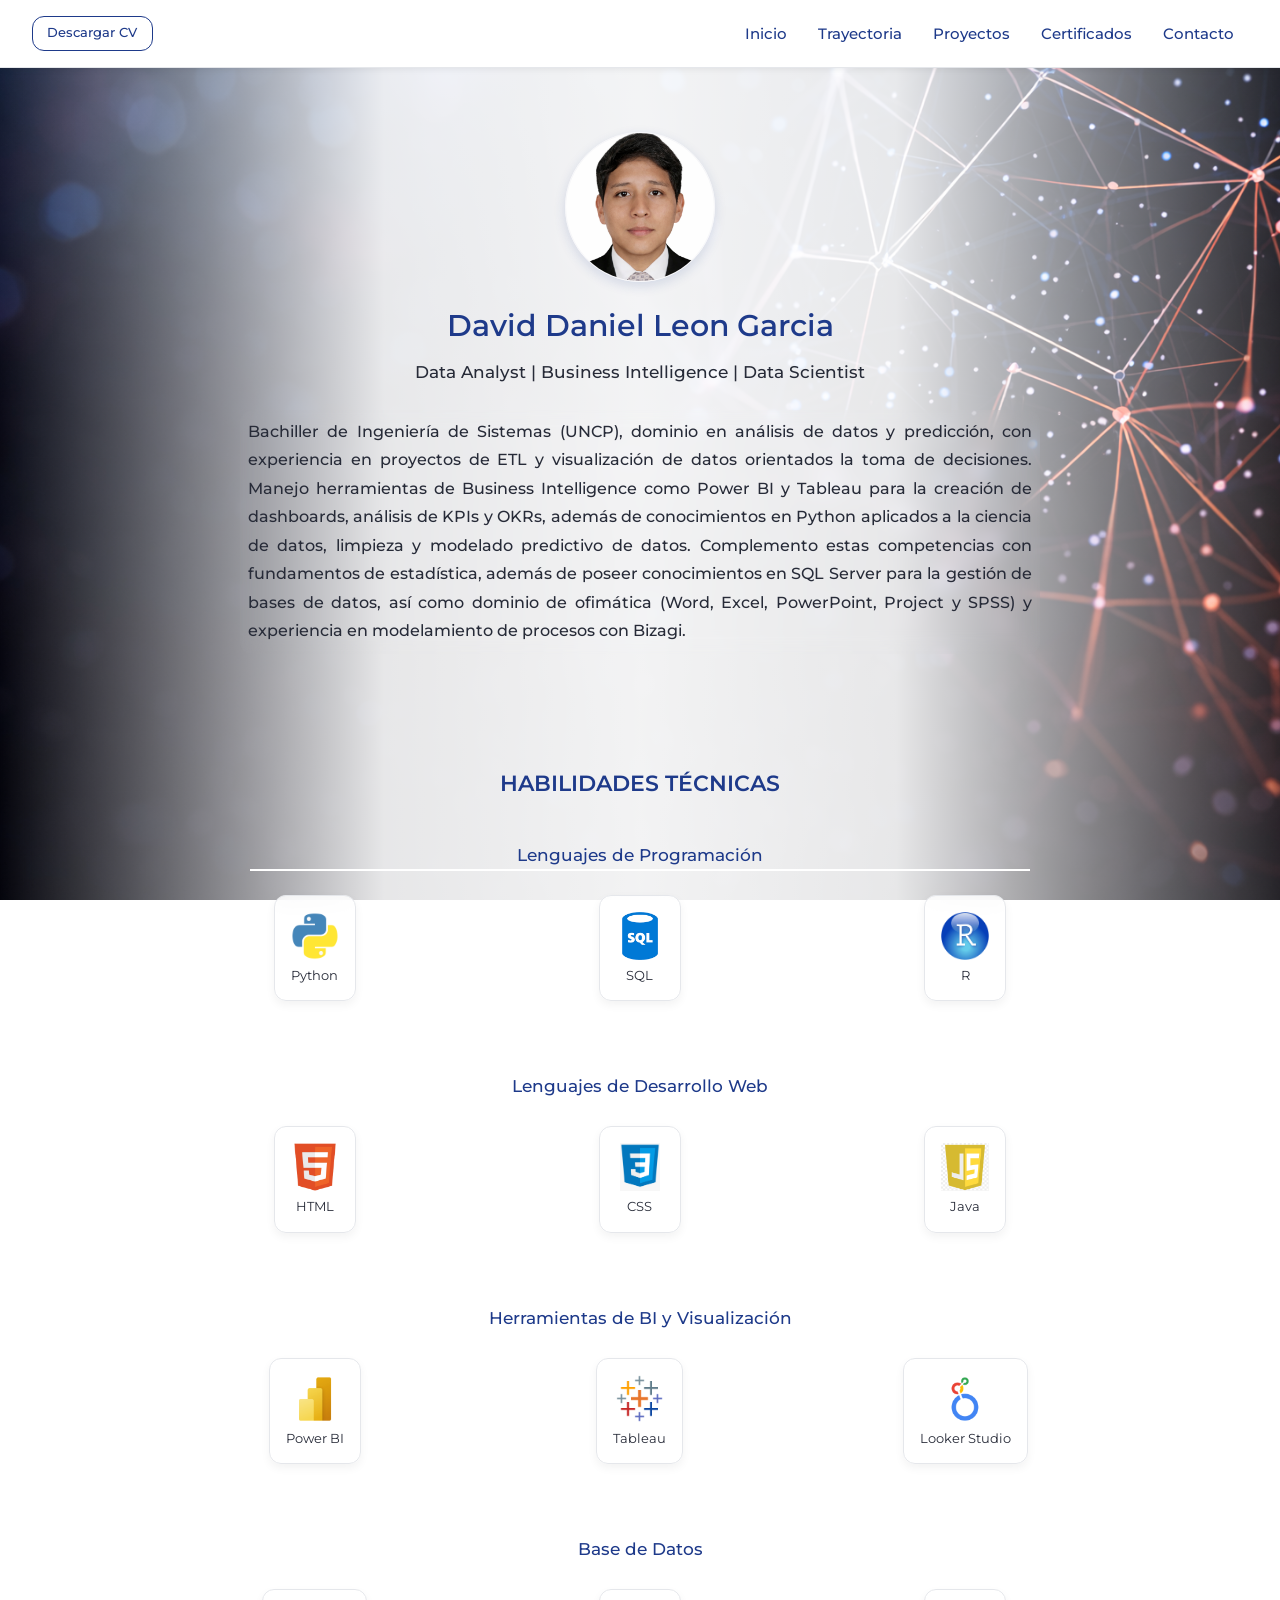
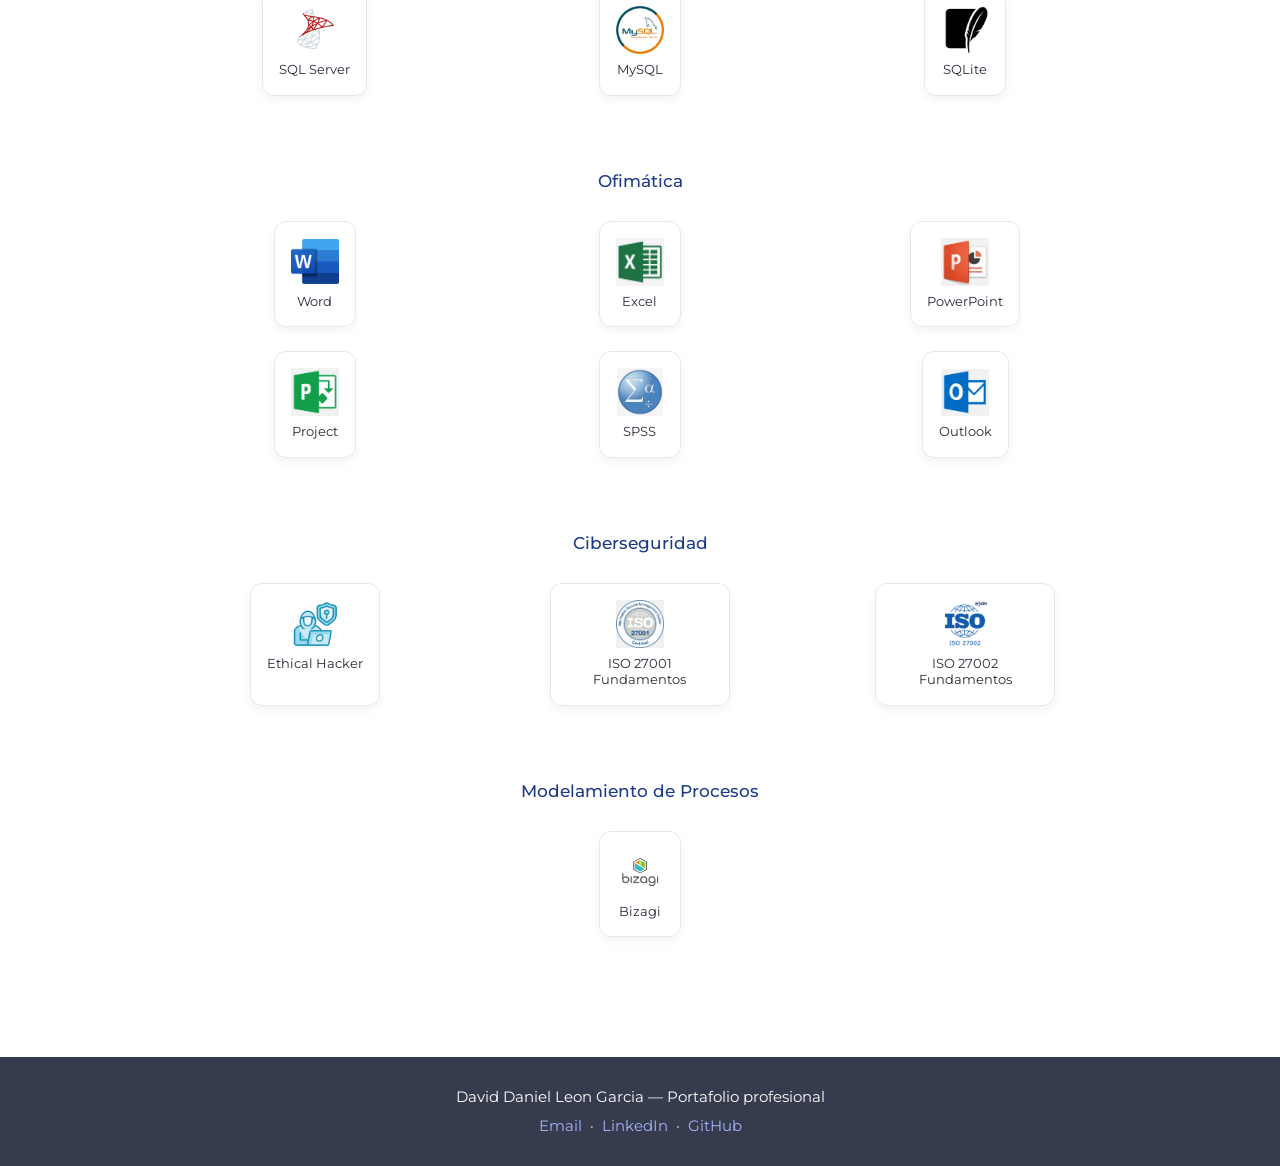
<file: index.html>
<!DOCTYPE html> 
<html lang="es">
<head>
  <meta charset="UTF-8">
  <meta name="viewport" content="width=device-width, initial-scale=1.0">
  <title>Portafolio de David | Data Analyst</title>
  <link rel="icon" type="image/png" href="assets/img/Logo.png">
  <link rel="stylesheet" href="assets/css/reset.css">
  <link rel="stylesheet" href="assets/css/style.css">
</head>
<body>
  <div id="header"></div>



  <main>
    <section class="intro">
      <img src="assets/img/perfil.png" alt="David Daniel Leon Garcia - Foto de perfil" class="perfil">
      <h1>David Daniel Leon Garcia</h1>
      <p class="subtitle">Data Analyst | Business Intelligence | Data Scientist</p>
      <p class="descripcion">Bachiller de Ingeniería de Sistemas (UNCP), dominio en análisis de datos
        y predicción, con experiencia en proyectos de ETL y visualización de datos orientados la toma
        de decisiones. Manejo herramientas de Business Intelligence como Power BI y Tableau para la
        creación de dashboards, análisis de KPIs y OKRs, además de conocimientos en Python aplicados
        a la ciencia de datos, limpieza y modelado predictivo de datos. Complemento estas competencias
        con fundamentos de estadística, además de poseer conocimientos en SQL Server para la gestión de
        bases de datos, así como dominio de ofimática (Word, Excel, PowerPoint, Project y SPSS) y 
        experiencia en modelamiento de procesos con Bizagi.</p>
    </section>

    

    <section class="habilidades">
      <h2>HABILIDADES TÉCNICAS</h2>

      <div class="habilidad-grupo">
        <h3>Lenguajes de Programación</h3>
        <div class="logos-grid">
          <div class="logo-item">
            <img src="assets/img/herramientas/python.png" alt="Python">
            <span>Python</span>
          </div>
          <div class="logo-item">
            <img src="assets/img/herramientas/sql.png" alt="SQL">
            <span>SQL</span>
          </div>
          <div class="logo-item">
            <img src="assets/img/herramientas/r.png" alt="R">
            <span>R</span>
          </div>
        </div>
      </div>

      <div class="habilidad-grupo">
        <h3>Lenguajes de Desarrollo Web</h3>
        <div class="logos-grid">
          <div class="logo-item">
            <img src="assets/img/herramientas/html.png" alt="HTML">
            <span>HTML</span>
          </div>
          <div class="logo-item">
            <img src="assets/img/herramientas/css.png" alt="CSS">
            <span>CSS</span>
          </div>
          <div class="logo-item">
            <img src="assets/img/herramientas/java.png" alt="Java">
            <span>Java</span>
          </div>
        </div>
      </div>

      <div class="habilidad-grupo">
        <h3>Herramientas de BI y Visualización</h3>
        <div class="logos-grid">
          <div class="logo-item">
            <img src="assets/img/herramientas/powerbi.png" alt="Power BI">
            <span>Power BI</span>
          </div>
          <div class="logo-item">
            <img src="assets/img/herramientas/tableau.png" alt="Tableau">
            <span>Tableau</span>
          </div>
          <div class="logo-item">
            <img src="assets/img/herramientas/looker-studio.png" alt="Looker Studio">
            <span>Looker Studio</span>
          </div>
        </div>
      </div>

      <div class="habilidad-grupo">
        <h3>Base de Datos</h3>
        <div class="logos-grid">
          <div class="logo-item">
            <img src="assets/img/herramientas/sqlserver.png" alt="SQL Server">
            <span>SQL Server</span>
          </div>
          <div class="logo-item">
            <img src="assets/img/herramientas/mysql.png" alt="MySQL">
            <span>MySQL</span>
          </div>
          <div class="logo-item">
            <img src="assets/img/herramientas/sqlite.png" alt="SQLite">
            <span>SQLite</span>
          </div>
        </div>
      </div>

      <div class="habilidad-grupo">
        <h3>Ofimática</h3>
        <div class="logos-grid ofimatica-grid">
          <div class="logo-item">
            <img src="assets/img/herramientas/word.png" alt="Word">
            <span>Word</span>
          </div>
          <div class="logo-item">
            <img src="assets/img/herramientas/excel.png" alt="Excel">
            <span>Excel</span>
          </div>
          <div class="logo-item">
            <img src="assets/img/herramientas/powerpoint.png" alt="PowerPoint">
            <span>PowerPoint</span>
          </div>
          <div class="logo-item">
            <img src="assets/img/herramientas/project.png" alt="Project">
            <span>Project</span>
          </div>
          <div class="logo-item">
            <img src="assets/img/herramientas/spss.png" alt="SPSS">
            <span>SPSS</span>
          </div>
          <div class="logo-item">
            <img src="assets/img/herramientas/outlook.png" alt="Outlook">
            <span>Outlook </span>
          </div>
        </div>
      </div>

      <div class="habilidad-grupo">
        <h3>Ciberseguridad</h3>
        <div class="logos-grid">
          <div class="logo-item">
            <img src="assets/img/herramientas/ethical-hacker.png" alt="Ethical Hacker">
            <span>Ethical Hacker</span>
          </div>
          <div class="logo-item">
            <img src="assets/img/herramientas/iso27001.png" alt="ISO 27001">
            <span>ISO 27001 Fundamentos</span>
          </div>
          <div class="logo-item">
            <img src="assets/img/herramientas/iso27002.png" alt="ISO 27002">
            <span>ISO 27002 Fundamentos</span>
          </div>
        </div>
      </div>

      <div class="habilidad-grupo">
        <h3>Modelamiento de Procesos</h3>
        <div class="logos-grid">
          <div class="logo-item">
            <img src="assets/img/herramientas/bizagi.png" alt="Bizagi">
            <span>Bizagi</span>
          </div>
        </div>
      </div>
    </section>
  </main>

  <div id="footer"></div>

  <script src="assets/js/main.js"></script>
</body>
</html>
</file>
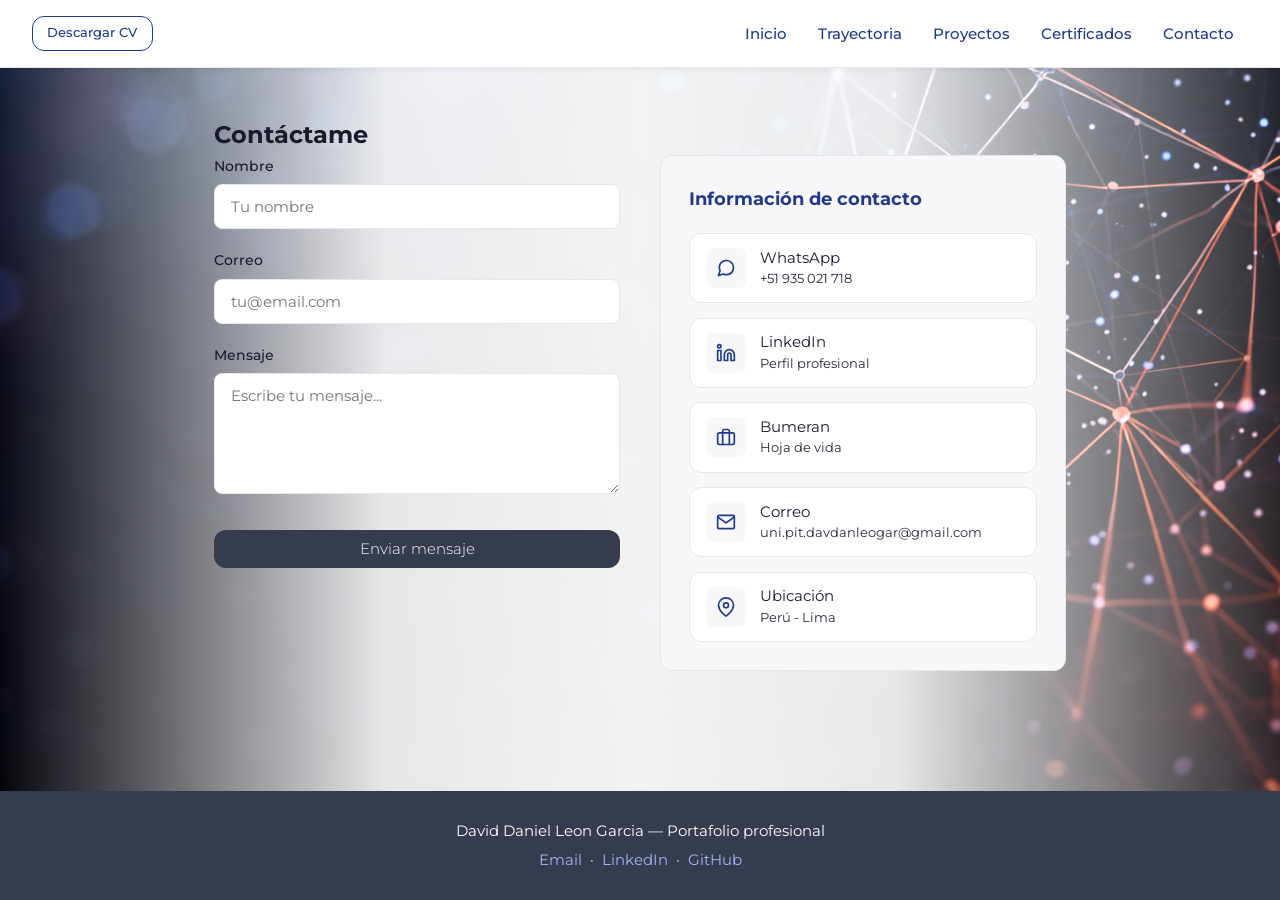
<file: pages/contacto.html>
<!DOCTYPE html>
<html lang="es">
<head>
  <meta charset="UTF-8">
  <meta name="viewport" content="width=device-width, initial-scale=1.0">
  <title>Contacto | David Daniel Leon Garcia</title>
  <link rel="icon" type="image/png" href="../assets/img/Logo.png">
  <link rel="stylesheet" href="../assets/css/reset.css">
  <link rel="stylesheet" href="../assets/css/style.css">
  <link rel="stylesheet" href="../assets/css/contacto.css">
</head>
<body>
  <div id="header"></div>

  <main>
    <section class="contacto">
      <h2>Contáctame</h2>

      <div class="contacto-grid">
        <form id="contact-form" action="https://formsubmit.co/uni.pit.davdanleogar@gmail.com" method="POST">
          <input type="hidden" name="_subject" value="Nuevo mensaje desde tu portafolio">
          <input type="hidden" name="_captcha" value="0">
          <input type="hidden" name="_next" value="">

          <div class="form-group">
            <label for="nombre">Nombre</label>
            <input type="text" id="nombre" name="name" placeholder="Tu nombre" required>
          </div>

          <div class="form-group">
            <label for="correo">Correo</label>
            <input type="email" id="correo" name="email" placeholder="tu@email.com" required>
          </div>

          <div class="form-group">
            <label for="mensaje">Mensaje</label>
            <textarea id="mensaje" name="message" rows="5" placeholder="Escribe tu mensaje..." required></textarea>
          </div>

          <button type="submit" class="btn">Enviar mensaje</button>
        </form>

        <div class="info">
          <h3>Información de contacto</h3>
          <div class="contact-list">
            <a class="contact-item" href="https://wa.me/51935021718" target="_blank" rel="noopener">
              <span class="contact-item__icon" aria-hidden="true">
                <svg viewBox="0 0 24 24" fill="none" stroke="currentColor" stroke-width="2" stroke-linecap="round" stroke-linejoin="round"><path d="M21 11.5a8.38 8.38 0 0 1-.9 3.8 8.5 8.5 0 0 1-7.6 4.7 8.38 8.38 0 0 1-3.8-.9L3 21l1.9-5.7a8.38 8.38 0 0 1-.9-3.8 8.5 8.5 0 0 1 4.7-7.6 8.38 8.38 0 0 1 3.8-.9h.5a8.48 8.48 0 0 1 8 8v.5z"/></svg>
              </span>
              <span class="contact-item__text">WhatsApp<br><small>+51 935 021 718</small></span>
            </a>

            <a class="contact-item" href="https://www.linkedin.com/" target="_blank" rel="noopener">
              <span class="contact-item__icon" aria-hidden="true">
                <svg viewBox="0 0 24 24" fill="none" stroke="currentColor" stroke-width="2" stroke-linecap="round" stroke-linejoin="round"><path d="M16 8a6 6 0 0 1 6 6v7h-4v-7a2 2 0 0 0-2-2 2 2 0 0 0-2 2v7h-4v-7a6 6 0 0 1 6-6z"/><rect x="2" y="9" width="4" height="12"/><circle cx="4" cy="4" r="2"/></svg>
              </span>
              <span class="contact-item__text">LinkedIn<br><small>Perfil profesional</small></span>
            </a>

            <a class="contact-item" href="https://www.bumeran.com.pe/" target="_blank" rel="noopener">
              <span class="contact-item__icon" aria-hidden="true">
                <svg viewBox="0 0 24 24" fill="none" stroke="currentColor" stroke-width="2" stroke-linecap="round" stroke-linejoin="round"><rect x="2" y="7" width="20" height="14" rx="2" ry="2"/><path d="M16 21V5a2 2 0 0 0-2-2h-4a2 2 0 0 0-2 2v16"/></svg>
              </span>
              <span class="contact-item__text">Bumeran<br><small>Hoja de vida</small></span>
            </a>

            <a class="contact-item" href="mailto:uni.pit.davdanleogar@gmail.com">
              <span class="contact-item__icon" aria-hidden="true">
                <svg viewBox="0 0 24 24" fill="none" stroke="currentColor" stroke-width="2" stroke-linecap="round" stroke-linejoin="round"><path d="M4 4h16c1.1 0 2 .9 2 2v12c0 1.1-.9 2-2 2H4c-1.1 0-2-.9-2-2V6c0-1.1.9-2 2-2z"/><polyline points="22,6 12,13 2,6"/></svg>
              </span>
              <span class="contact-item__text">Correo<br><small>uni.pit.davdanleogar@gmail.com</small></span>
            </a>

            <div class="contact-item contact-item--static">
              <span class="contact-item__icon" aria-hidden="true">
                <svg viewBox="0 0 24 24" fill="none" stroke="currentColor" stroke-width="2" stroke-linecap="round" stroke-linejoin="round"><path d="M21 10c0 7-9 13-9 13s-9-6-9-13a9 9 0 0 1 18 0z"/><circle cx="12" cy="10" r="3"/></svg>
              </span>
              <span class="contact-item__text">Ubicación<br><small>Perú - Lima</small></span>
            </div>
          </div>
        </div>
      </div>
    </section>
  </main>

  <div id="footer"></div>

  <script src="../assets/js/main.js"></script>
  <script src="../assets/js/form.js"></script>
</body>
</html>
</file>
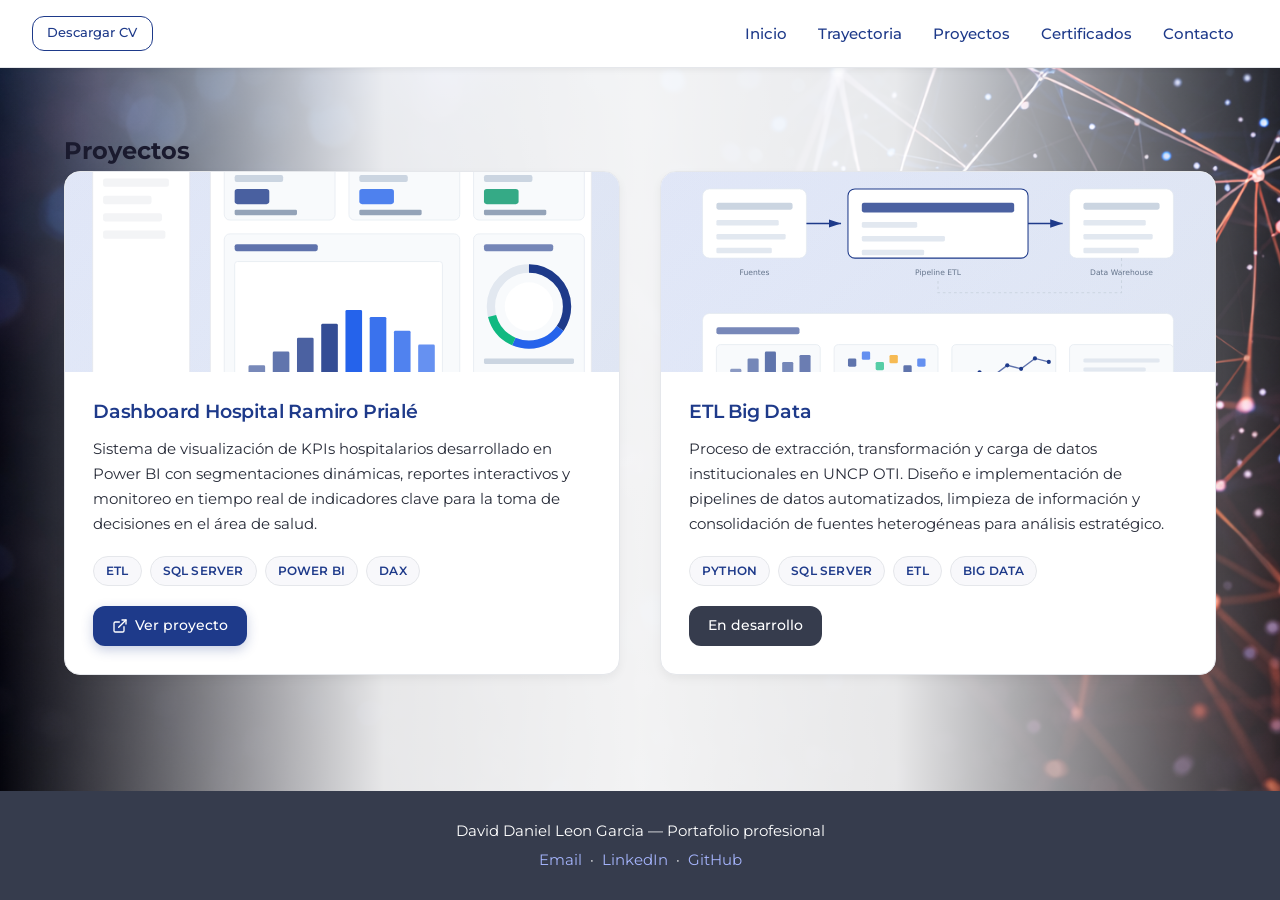
<file: pages/proyectos.html>
<!DOCTYPE html>
<html lang="es">
<head>
  <meta charset="UTF-8">
  <meta name="viewport" content="width=device-width, initial-scale=1.0">
  <title>Proyectos | David Daniel Leon Garcia</title>  
  <link rel="icon" type="image/png" href="../assets/img/Logo.png">
  <link rel="stylesheet" href="../assets/css/reset.css">
  <link rel="stylesheet" href="../assets/css/style.css">
  <link rel="stylesheet" href="../assets/css/proyectos.css">
</head>
<body>
  <div id="header"></div>

  <main>
    <section class="proyectos">
      <h2>Proyectos</h2>
      <div class="proyectos-container">
        <article class="card">
          <div class="card__thumb">
            <img src="../assets/img/proyectos/dashboard1.svg" alt="Dashboard Hospital Ramiro Prialé" loading="lazy" onerror="this.style.display='none';this.parentElement.querySelector('.card__placeholder').style.display='flex';">
            <div class="card__placeholder" style="display:none;">
              <svg viewBox="0 0 24 24" fill="none" stroke="currentColor" stroke-width="1.5" stroke-linecap="round" stroke-linejoin="round" aria-hidden="true"><rect x="3" y="3" width="7" height="7" rx="1"/><rect x="14" y="3" width="7" height="7" rx="1"/><rect x="3" y="14" width="7" height="7" rx="1"/><path d="M14 14h3v3h-3z"/><path d="M20 14v3"/><path d="M17 17h3"/></svg>
              <span>Vista previa del proyecto</span>
            </div>
          </div>
          <div class="card__body">
            <h3 class="card__title">Dashboard Hospital Ramiro Prialé</h3>
            <p class="card__description">Sistema de visualización de KPIs hospitalarios desarrollado en Power BI con segmentaciones dinámicas, reportes interactivos y monitoreo en tiempo real de indicadores clave para la toma de decisiones en el área de salud.</p>
            <div class="card__meta">
              <span class="badge">ETL</span>
              <span class="badge">SQL Server</span>
              <span class="badge">Power BI</span>
              <span class="badge">DAX</span>
            </div>
            <div class="card-actions">
              <a class="btn-project btn-primary" href="https://sites.google.com/view/informacion1-hnrp-dashboard/p%C3%A1gina-principal" target="_blank" rel="noopener noreferrer">
                <svg viewBox="0 0 24 24" fill="none" stroke="currentColor" stroke-width="2" stroke-linecap="round" stroke-linejoin="round" aria-hidden="true"><path d="M18 13v6a2 2 0 0 1-2 2H5a2 2 0 0 1-2-2V8a2 2 0 0 1 2-2h6"/><polyline points="15 3 21 3 21 9"/><line x1="10" y1="14" x2="21" y2="3"/></svg>
                Ver proyecto
              </a>
            </div>
          </div>
        </article>

        <article class="card">
          <div class="card__thumb">
            <img src="../assets/img/proyectos/etl.svg" alt="ETL Big Data" loading="lazy" onerror="this.style.display='none';this.parentElement.querySelector('.card__placeholder').style.display='flex';">
            <div class="card__placeholder" style="display:none;">
              <svg viewBox="0 0 24 24" fill="none" stroke="currentColor" stroke-width="1.5" stroke-linecap="round" stroke-linejoin="round" aria-hidden="true"><polyline points="16 18 22 12 16 6"/><polyline points="8 6 2 12 8 18"/></svg>
              <span>Vista previa del proyecto</span>
            </div>
          </div>
          <div class="card__body">
            <h3 class="card__title">ETL Big Data</h3>
            <p class="card__description">Proceso de extracción, transformación y carga de datos institucionales en UNCP OTI. Diseño e implementación de pipelines de datos automatizados, limpieza de información y consolidación de fuentes heterogéneas para análisis estratégico.</p>
            <div class="card__meta">
              <span class="badge">Python</span>
              <span class="badge">SQL Server</span>
              <span class="badge">ETL</span>
              <span class="badge">Big Data</span>
            </div>
            <div class="card-actions">
              <span class="btn-project btn-primary" style="background: var(--color-secondary); cursor: default; box-shadow: none;">
                En desarrollo
              </span>
            </div>
          </div>
        </article>
      </div>
    </section>
  </main>

  <div id="footer"></div>

  <script src="../assets/js/main.js"></script>
</body>
</html>
</file>
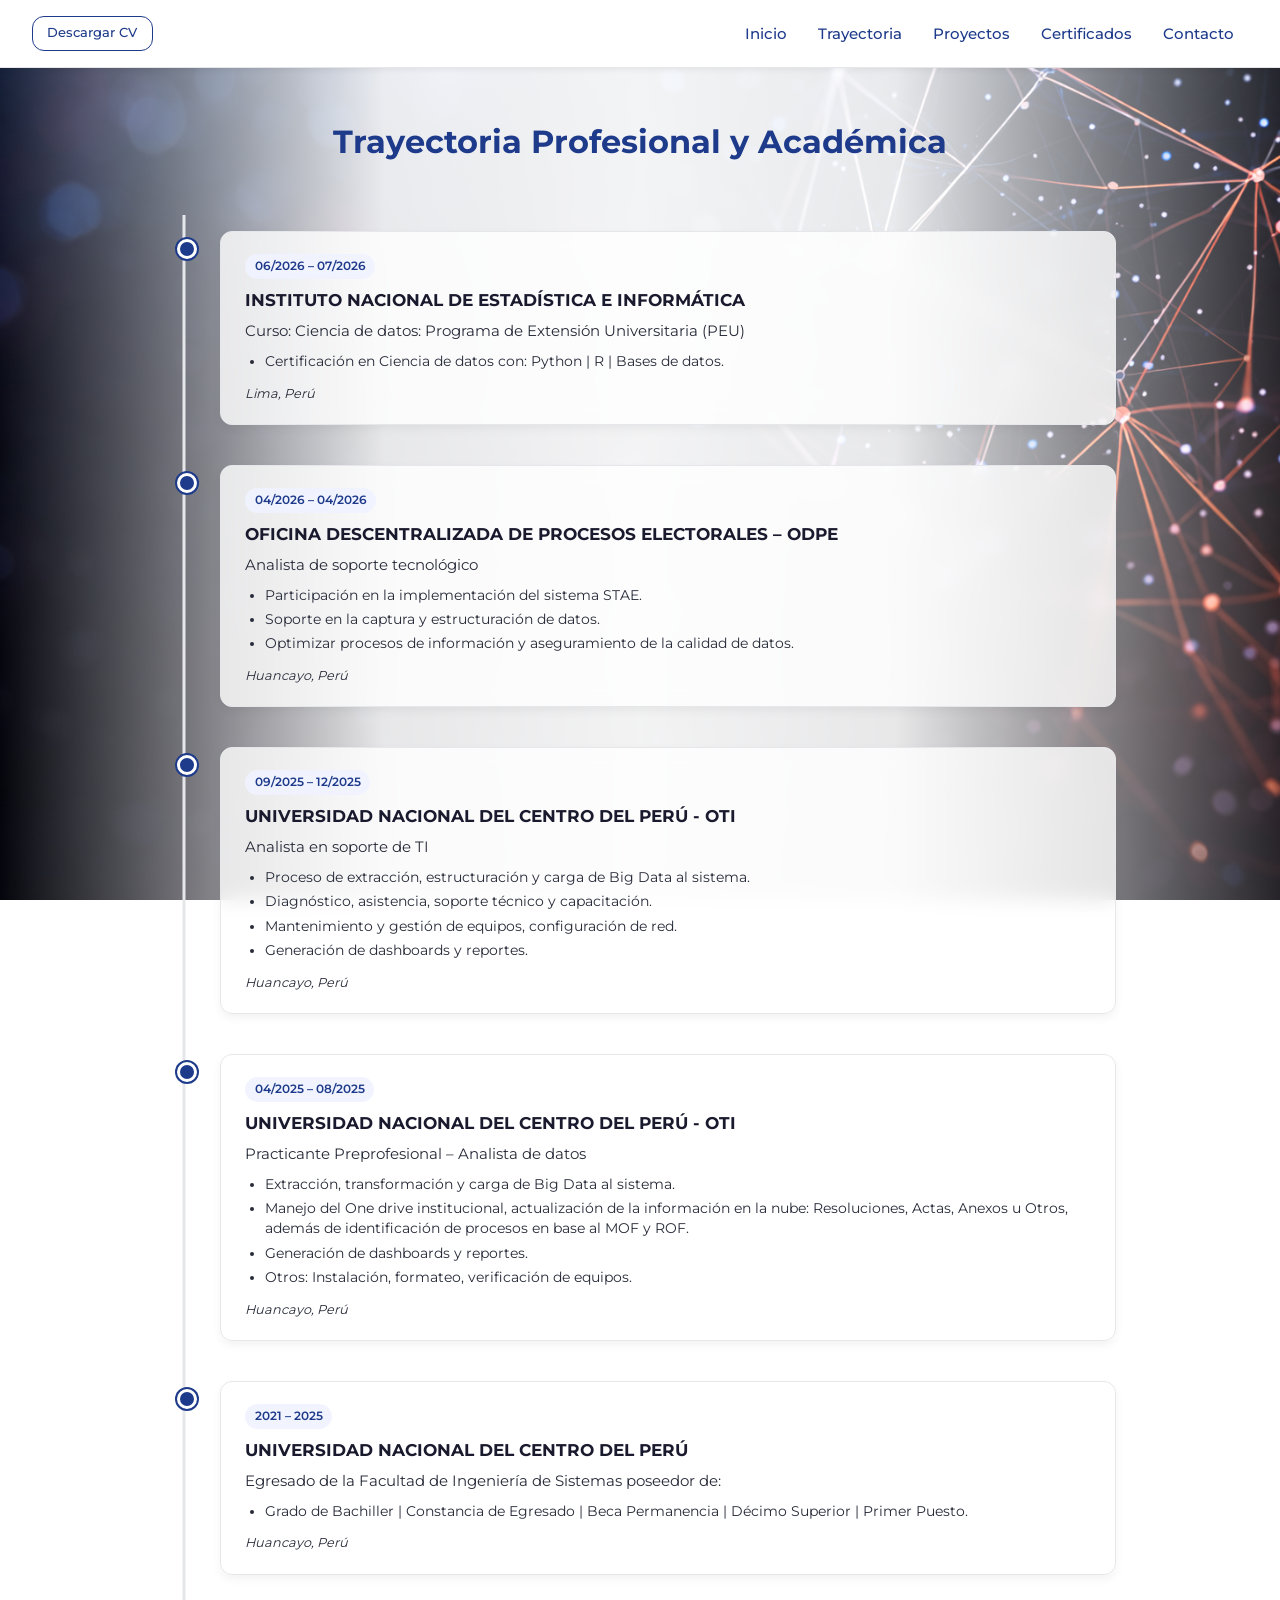
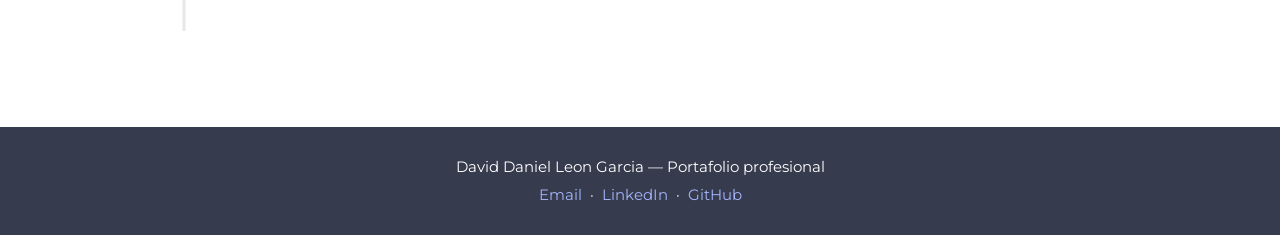
<file: pages/trayectoria.html>
<!DOCTYPE html>
<html lang="es">
<head>
  <meta charset="UTF-8">
  <meta name="viewport" content="width=device-width, initial-scale=1.0">
  <title>Trayectoria Profesional y Académica | David Daniel Leon Garcia</title>
  <link rel="icon" type="image/png" href="../assets/img/Logo.png">
  <link rel="stylesheet" href="../assets/css/reset.css">
  <link rel="stylesheet" href="../assets/css/style.css">
  <link rel="stylesheet" href="../assets/css/trayectoria.css">
</head>
<body>
  <div id="header"></div>

  <main>
    <section class="trayectoria">
      <h2>Trayectoria Profesional y Académica</h2>

      <div class="timeline">
        <div class="timeline-item">
          <div class="timeline-content">
            <span class="year">06/2026 – 07/2026</span>
            <h3>INSTITUTO NACIONAL DE ESTADÍSTICA E INFORMÁTICA</h3>
            <p>Curso: Ciencia de datos: Programa de Extensión Universitaria (PEU)</p>
            <ul>
              <li>Certificación en Ciencia de datos con: Python | R | Bases de datos.</li>
            </ul>
            <span class="location">Lima, Perú</span>
          </div>
        </div>

        <div class="timeline-item">
          <div class="timeline-content">
            <span class="year">04/2026 – 04/2026</span>
            <h3>OFICINA DESCENTRALIZADA DE PROCESOS ELECTORALES – ODPE</h3>
            <p>Analista de soporte tecnológico</p>
            <ul>
              <li>Participación en la implementación del sistema STAE.</li>
              <li>Soporte en la captura y estructuración de datos.</li>
              <li>Optimizar procesos de información y aseguramiento de la calidad de datos.</li>
            </ul>
            <span class="location">Huancayo, Perú</span>
          </div>
        </div>

        <div class="timeline-item">
          <div class="timeline-content">
            <span class="year">09/2025 – 12/2025</span>
            <h3>UNIVERSIDAD NACIONAL DEL CENTRO DEL PERÚ - OTI</h3>
            <p>Analista en soporte de TI</p>
            <ul>
              <li>Proceso de extracción, estructuración y carga de Big Data al sistema.</li>
              <li>Diagnóstico, asistencia, soporte técnico y capacitación.</li>
              <li>Mantenimiento y gestión de equipos, configuración de red.</li>
              <li>Generación de dashboards y reportes.</li>
            </ul>
            <span class="location">Huancayo, Perú</span>
          </div>
        </div>

        <div class="timeline-item">
          <div class="timeline-content">
            <span class="year">04/2025 – 08/2025</span>
            <h3>UNIVERSIDAD NACIONAL DEL CENTRO DEL PERÚ - OTI</h3>
            <p>Practicante Preprofesional – Analista de datos</p>
            <ul>
              <li>Extracción, transformación y carga de Big Data al sistema.</li>
              <li>Manejo del One drive institucional, actualización de la información en la nube: Resoluciones, Actas, Anexos u Otros, además de identificación de procesos en base al MOF y ROF.</li>
              <li>Generación de dashboards y reportes.</li>
              <li>Otros: Instalación, formateo, verificación de equipos.</li>
            </ul>
            <span class="location">Huancayo, Perú</span>
          </div>
        </div>

        <div class="timeline-item">
          <div class="timeline-content">
            <span class="year">2021 – 2025</span>
            <h3>UNIVERSIDAD NACIONAL DEL CENTRO DEL PERÚ</h3>
            <p>Egresado de la Facultad de Ingeniería de Sistemas poseedor de: </p>
            <ul>  
            <li>Grado de Bachiller | Constancia de Egresado | Beca Permanencia | Décimo Superior | Primer Puesto.</li>
            </ul>
            <span class="location">Huancayo, Perú</span>
          </div>
        </div>
      </div>
    </section>
  </main>

  <div id="footer"></div>

  <script src="../assets/js/main.js"></script>
</body>
</html>
</file>
<file: assets/css/style.css>
/* Variables y estilos globales */
@font-face {
  font-family: 'Montserrat';
  src: url('../fonts/Montserrat.woff2') format('woff2');
  font-weight: 100 1000;
  font-style: normal;
  font-display: swap;
}

:root {
  --color-primary: #1E3A8A;
  --color-primary-hover: #2E4FA8;
  --color-secondary: #363c4d;
  --color-bg: #fff;
  --color-text: #1a1a2e;
  --color-text-muted: #272b38;
  --color-border: #e5e7eb;
  --color-bg-light: #f8f8fb;
  --color-success: #059669;
  --color-footer-link: #a5b4fc;
  --color-surface-hover: #f3f4f6;
  --color-border-hover: #c7d2fe;

  --radius-sm: 8px;
  --radius-md: 12px;
  --radius-lg: 16px;
  --radius-full: 999px;

  --shadow-sm: 0 4px 10px rgba(0, 0, 0, 0.05);
  --shadow-md: 0 10px 24px rgba(0, 0, 0, 0.1);
  --shadow-lg: 0 20px 40px rgba(0, 0, 0, 0.12);
  --shadow-btn: 0 4px 12px rgba(30, 58, 138, 0.25);

  --font-size-xs: 0.72rem;
  --font-size-sm: 0.85rem;
  --font-size-base: 0.95rem;
  --font-size-md: 1.05rem;
  --font-size-lg: 1.2rem;
  --font-size-xl: 2rem;

  --transition-fast: 0.2s ease;
  --transition-base: 0.3s ease;
  --transition-slow: 0.4s cubic-bezier(0.25, 0.46, 0.45, 0.94);
}

body {
  background-image:
    linear-gradient(to right, rgba(255,255,255,0) 0%,  rgba(255,255,255,0.9) 30%, rgba(255,255,255,0.95) 50%, rgba(255,255,255,0.9) 70%,  rgba(255,255,255,0.1) 100%),
    url('../img/fondo1.png');
  background-size: cover, cover;
  background-position: center, center;
  background-repeat: no-repeat, no-repeat;
  background-attachment: fixed, fixed;
  min-height: 100vh;
  font-family: 'Montserrat', sans-serif;
  color: var(--color-text);
  line-height: 1.6;
}

/* Componentes base reutilizables */
.section-title {
  font-size: var(--font-size-xl);
  color: var(--color-primary);
  text-align: center;
  margin-bottom: 3rem;
  font-weight: 700;
  letter-spacing: -0.3px;
}

.card {
  border: 1px solid var(--color-border);
  border-radius: var(--radius-lg);
  overflow: hidden;
  background: var(--color-bg);
  box-shadow: var(--shadow-sm);
  transition: transform var(--transition-slow), box-shadow var(--transition-base);
}

.card:hover {
  transform: translateY(-8px);
  box-shadow: var(--shadow-lg);
}

.card__thumb {
  position: relative;
  width: 100%;
  height: 200px;
  background: linear-gradient(135deg, #f0f4ff 0%, #e8ecf4 100%);
  display: flex;
  align-items: center;
  justify-content: center;
  overflow: hidden;
}

.card__thumb img {
  width: 100%;
  height: 100%;
  object-fit: cover;
  display: block;
  transition: transform 0.5s ease;
}

.card:hover .card__thumb img {
  transform: scale(1.04);
}

.card__placeholder {
  display: flex;
  flex-direction: column;
  align-items: center;
  gap: 0.75rem;
  color: var(--color-text-muted);
  opacity: 0.7;
}

.card__placeholder svg {
  width: 48px;
  height: 48px;
  color: var(--color-primary);
  opacity: 0.6;
}

.card__placeholder span {
  font-size: var(--font-size-sm);
  font-weight: 500;
  letter-spacing: 0.3px;
}

.card__body {
  padding: 1.5rem 1.75rem 1.75rem;
  display: flex;
  flex-direction: column;
  flex: 1;
}

.card__title {
  color: var(--color-primary);
  font-size: var(--font-size-lg);
  font-weight: 600;
  margin-bottom: 0.6rem;
  letter-spacing: -0.2px;
}

.card__description {
  font-size: var(--font-size-base);
  color: var(--color-text-muted);
  line-height: 1.65;
  margin-bottom: 1.25rem;
  flex: 1;
}

.card__meta {
  display: flex;
  flex-wrap: wrap;
  gap: 0.5rem;
  margin-bottom: 1.25rem;
}

.badge {
  display: inline-flex;
  align-items: center;
  background: var(--color-bg-light);
  color: var(--color-primary);
  font-size: var(--font-size-xs);
  font-weight: 600;
  padding: 0.3rem 0.75rem;
  border-radius: var(--radius-full);
  border: 1px solid var(--color-border);
  letter-spacing: 0.2px;
  text-transform: uppercase;
}

.btn-primary {
  display: inline-flex;
  align-items: center;
  gap: 0.4rem;
  padding: 0.55rem 1.2rem;
  background-color: var(--color-primary);
  color: var(--color-bg);
  text-decoration: none;
  border: none;
  border-radius: var(--radius-md);
  font-family: inherit;
  font-size: var(--font-size-sm);
  font-weight: 500;
  cursor: pointer;
  transition: all var(--transition-base);
  box-shadow: var(--shadow-btn);
}

.btn-primary:hover {
  background-color: var(--color-primary-hover);
  transform: translateY(-2px);
  box-shadow: 0 8px 20px rgba(30, 58, 138, 0.35);
}

.btn-primary svg {
  width: 16px;
  height: 16px;
  flex-shrink: 0;
}

.btn {
  display: inline-block;
  padding: 0.6rem 1.45rem;
  background-color: var(--color-secondary);
  color: var(--color-bg);
  text-decoration: none;
  border: none;
  border-radius: var(--radius-md);
  font-family: inherit;
  font-size: var(--font-size-base);
  font-weight: 300;
  cursor: pointer;
  transition: background var(--transition-base), transform var(--transition-fast);
}

.btn:hover {
  background-color: var(--color-primary);
  transform: translateY(-2px);
}

/* Intro */
.intro {
  text-align: center;
  padding: 4rem 1.5rem;
  max-width: 1000px;
  margin: 0 auto;
}

.perfil {
  width: 150px;
  height: 150px;
  border-radius: 50%;
  object-fit: cover;
  display: block;
  margin: 0 auto 1.25rem;
  border: 1px solid var(--color-bg-light);
  box-shadow: 0 4px 12px rgba(30, 58, 138, 0.15);
}

.intro h1 {
  font-size: 1.9rem;
  font-weight: 550;
  color: var(--color-primary);
  margin-bottom: 0.5rem;
}

.intro .subtitle {
  font-size: var(--font-size-md);
  color: var(--color-text-muted);
  margin-bottom: 1.5rem;
  font-weight: 500;
}

.intro .descripcion {
  font-weight: 500;
  font-size: 0.99rem;
  color: var(--color-text-muted);
  line-height: 1.8;
  text-align: justify;
  backdrop-filter: blur(10px);
  border: 0px solid var(--color-border);
  border-radius: var(--radius-md);
  padding: 0.5rem;
  max-width: 800px;
  margin: 0 auto;
}

/* Menú de navegación */
header {
  background-color: var(--color-bg);
  border-bottom: 1px solid var(--color-border);
  padding: 1rem 2rem;
  display: flex;
  justify-content: space-between;
  align-items: center;
  box-shadow: 0 2px 6px rgba(0, 0, 0, 0.06);
  position: sticky;
  top: 0;
  z-index: 1000;
}

nav {
  display: inline-block;
}

nav a {
  color: var(--color-primary);
  text-decoration: none;
  margin: 0 0.85rem;
  font-weight: 500;
  font-size: var(--font-size-base);
  padding-bottom: 2px;
  transition: color var(--transition-fast), border-bottom var(--transition-fast);
}

nav a:hover {
  color: var(--color-primary-hover);
  border-bottom: 2px solid var(--color-primary);
}

.cv-btn {
  display: inline-flex;
  align-items: center;
  gap: 0.35rem;
  padding: 0.4rem 0.9rem;
  border: 1.5px solid var(--color-primary);
  color: var(--color-primary);
  text-decoration: none;
  border-radius: var(--radius-md);
  font-family: inherit;
  font-size: 0.8rem;
  font-weight: 500;
  background: transparent;
  white-space: nowrap;
  transition: all var(--transition-base);
}

.cv-btn:hover {
  background: var(--color-primary);
  color: var(--color-bg);
  transform: translateY(-1px);
}

/* Footer */
footer {
  background-color: var(--color-secondary);
  color: var(--color-bg);
  text-align: center;
  padding: 1.5rem 1rem;
  margin-top: 3rem;
}

footer p {
  margin: 0.25rem 0;
  font-size: var(--font-size-base);
}

footer .footer-links a {
  color: var(--color-footer-link);
  text-decoration: none;
  margin: 0 0.25rem;
}

footer .footer-links a:hover {
  color: var(--color-bg);
  text-decoration: underline;
}

/* Habilidades */
.habilidades {
  max-width: 1000px;
  margin: 0 auto 3rem;
  padding: 3rem 1.5rem 0;
  text-align: center;
}

.habilidades h2 {
  font-size: 1.4rem;
  color: var(--color-primary);
  margin-bottom: 2.5rem;
  font-weight: 600;
}

.habilidad-grupo {
  margin-bottom: 4.5rem;
}

.habilidad-grupo h3 {
  font-size: var(--font-size-md);
  color: var(--color-primary);
  font-weight: 500;
  margin-bottom: 1.25rem;
  width: 82%;
  border-bottom: 2px solid var(--color-bg);
  margin-left: auto;
  margin-right: auto;
  transition: width var(--transition-base);
}

.logos-grid {
  margin-top: 1.5rem;
  display: grid;
  grid-template-columns: repeat(auto-fit, minmax(110px, 1fr));
  gap: 1.5rem;
  justify-items: center;
}

.ofimatica-grid {
  grid-template-columns: repeat(3, 1fr);
}

.logo-item {
  display: flex;
  flex-direction: column;
  align-items: center;
  gap: 0.5rem;
  padding: 1rem;
  background: rgba(255, 255, 255, 0.8);
  backdrop-filter: blur(10px);
  border: 1px solid var(--color-border);
  border-radius: var(--radius-md);
  box-shadow: var(--shadow-sm);
  transition: transform var(--transition-base), box-shadow var(--transition-base);
  max-width: 180px;
}

.logo-item:hover {
  transform: translateY(-4px);
  box-shadow: var(--shadow-md);
}

.logo-item img {
  width: 48px;
  height: 48px;
  object-fit: contain;
  background: transparent;
}

.logo-item span {
  font-size: 0.8rem;
  color: var(--color-text-muted);
  text-align: center;
  line-height: 1.3;
}

@media (max-width: 640px) {
  header {
    flex-direction: column;
    gap: 0.75rem;
    padding: 0.85rem 1rem;
    text-align: center;
  }

  nav a {
    margin: 0 0.5rem;
    font-size: 0.85rem;
  }

  .cv-btn {
    font-size: 0.75rem;
    padding: 0.35rem 0.75rem;
  }

  .intro h1 {
    font-size: 1.5rem;
  }

  .perfil {
    width: 120px;
    height: 120px;
  }

  .logos-grid {
    grid-template-columns: repeat(auto-fit, minmax(90px, 1fr));
    gap: 1rem;
  }

  .ofimatica-grid {
    grid-template-columns: repeat(auto-fit, minmax(90px, 1fr));
  }

  .logo-item {
    max-width: 120px;
    padding: 0.75rem;
  }

  .logo-item img {
    width: 40px;
    height: 40px;
  }

  .logo-item span {
    font-size: 0.75rem;
  }
}
</file>
<file: assets/css/contacto.css>
.contacto {
  max-width: 900px;
  margin: 3rem auto;
  padding: 0 1.5rem;
}

.contacto-grid {
  display: grid;
  grid-template-columns: 1fr 1fr;
  gap: 2.5rem;
  align-items: start;
}

.form-group {
  margin-bottom: 1.25rem;
}

.form-group label {
  display: block;
  margin-bottom: 0.4rem;
  font-weight: 500;
  color: var(--color-text);
  font-size: 0.9rem;
}

.form-group input,
.form-group textarea {
  width: 100%;
  padding: 0.75rem 1rem;
  border: 1px solid var(--color-border);
  border-radius: var(--radius-sm);
  font-family: inherit;
  font-size: var(--font-size-base);
  transition: border-color var(--transition-fast), box-shadow var(--transition-fast);
  background: var(--color-bg);
}

.form-group input:focus,
.form-group textarea:focus {
  outline: none;
  border-color: var(--color-primary);
  box-shadow: 0 0 0 3px rgba(30, 58, 138, 0.12);
}

.form-group textarea {
  resize: vertical;
  min-height: 120px;
}

.contacto .btn {
  width: 100%;
  text-align: center;
  margin-top: 0.5rem;
}

.contacto .info {
  background: var(--color-bg-light);
  border-radius: var(--radius-md);
  padding: 1.75rem;
  border: 1px solid var(--color-border);
}

.contacto .info h3 {
  color: var(--color-primary);
  margin-bottom: 1.25rem;
  font-size: 1.15rem;
}

.contact-list {
  display: flex;
  flex-direction: column;
  gap: 0.9rem;
}

.contact-item {
  display: flex;
  align-items: center;
  gap: 0.9rem;
  padding: 0.85rem 1rem;
  border-radius: var(--radius-md);
  background: var(--color-bg);
  border: 1px solid var(--color-border);
  text-decoration: none;
  color: inherit;
  transition: transform var(--transition-fast), box-shadow var(--transition-fast), border-color var(--transition-fast);
}

.contact-item:hover {
  transform: translateY(-2px);
  box-shadow: 0 6px 16px rgba(0, 0, 0, 0.08);
  border-color: var(--color-border-hover);
}

.contact-item__icon {
  display: inline-flex;
  align-items: center;
  justify-content: center;
  width: 40px;
  height: 40px;
  border-radius: var(--radius-sm);
  background: var(--color-bg-light);
  color: var(--color-primary);
  flex-shrink: 0;
}

.contact-item__icon svg {
  width: 20px;
  height: 20px;
}

.contact-item__text {
  font-size: var(--font-size-base);
  color: var(--color-text);
  line-height: 1.35;
}

.contact-item__text small {
  color: var(--color-text-muted);
  font-size: 0.82rem;
}

.contact-item--static {
  cursor: default;
}

.contact-item--static:hover {
  transform: none;
  box-shadow: none;
  border-color: var(--color-border);
}

@media (max-width: 700px) {
  .contacto-grid {
    grid-template-columns: 1fr;
  }
}
</file>
<file: assets/css/proyectos.css>
.proyectos {
  max-width: 1200px;
  margin: 4rem auto;
  padding: 0 1.5rem;
}

.proyectos-container {
  display: grid;
  grid-template-columns: repeat(auto-fit, minmax(340px, 1fr));
  gap: 2.5rem;
}

.card-thumb {
  height: 200px;
}

.card__body {
  padding: 1.5rem 1.75rem 1.75rem;
}

.card__title {
  font-size: var(--font-size-lg);
}

.card__description {
  font-size: var(--font-size-base);
}

.card__meta {
  margin-bottom: 1.25rem;
}

.card-actions {
  display: flex;
  gap: 0.75rem;
  flex-wrap: wrap;
}

.btn-project {
  background-color: var(--color-primary);
  color: var(--color-bg);
  box-shadow: var(--shadow-btn);
}

.btn-project:hover {
  background-color: var(--color-primary-hover);
  box-shadow: 0 8px 20px rgba(30, 58, 138, 0.35);
}

.btn-project svg {
  width: 16px;
  height: 16px;
  flex-shrink: 0;
}

@media (max-width: 640px) {
  .proyectos {
    margin: 3rem auto;
  }

  .proyectos-container {
    grid-template-columns: 1fr;
    gap: 1.75rem;
  }

  .card-thumb {
    height: 180px;
  }

  .card__body {
    padding: 1.25rem 1.35rem 1.5rem;
  }
}
</file>
<file: assets/css/trayectoria.css>
.trayectoria {
  max-width: 1000px;
  margin: 3rem auto;
  padding: 0 1.5rem;
}

.trayectoria h2 {
  font-size: 2rem;
  color: var(--color-primary);
  text-align: center;
  margin-bottom: 3rem;
  font-weight: 700;
}

.timeline {
  position: relative;
  padding: 1rem 0;
}

.timeline::before {
  content: '';
  position: absolute;
  left: 20px;
  top: 0;
  bottom: 0;
  width: 3px;
  background: var(--color-border);
  transform: translateX(-50%);
}

.timeline-item {
  position: relative;
  width: 100%;
  padding: 0 0 2.5rem 3.5rem;
  box-sizing: border-box;
}

.timeline-item::after {
  content: '';
  position: absolute;
  top: 0.5rem;
  left: 13px;
  width: 14px;
  height: 14px;
  background: var(--color-primary);
  border: 3px solid var(--color-bg);
  border-radius: 50%;
  box-shadow: 0 0 0 2px var(--color-primary);
  z-index: 1;
}

.timeline-content {
  background: rgba(255, 255, 255, 0.8);
  backdrop-filter: blur(10px);
  border: 1px solid var(--color-border);
  border-radius: var(--radius-md);
  padding: 1.25rem 1.5rem;
  box-shadow: var(--shadow-sm);
  transition: transform var(--transition-base), box-shadow var(--transition-base);
  max-width: 900px;
}

.timeline-content:hover {
  transform: translateY(-4px);
  box-shadow: var(--shadow-md);
}

.timeline-content .year {
  display: inline-block;
  font-size: var(--font-size-xs);
  font-weight: 600;
  color: var(--color-primary);
  background: rgba(238, 242, 255, 0.8);
  padding: 0.2rem 0.6rem;
  border-radius: var(--radius-full);
  margin-bottom: 0.5rem;
  backdrop-filter: blur(4px);
}

.timeline-content h3 {
  color: var(--color-text);
  font-size: 1.05rem;
  margin-bottom: 0.4rem;
}

.timeline-content p {
  font-size: var(--font-size-base);
  color: var(--color-text-muted);
  line-height: 1.5;
  margin-bottom: 0.5rem;
}

.timeline-content ul {
  list-style: disc;
  padding-left: 1.25rem;
  margin: 0.5rem 0 0.75rem;
}

.timeline-content ul li {
  font-size: var(--font-size-sm);
  color: var(--color-text-muted);
  line-height: 1.5;
  margin-bottom: 0.25rem;
}

.timeline-content .location {
  display: block;
  font-size: 0.8rem;
  color: var(--color-text-muted);
  font-style: italic;
  margin-top: 0.5rem;
}

@media (max-width: 700px) {
  .timeline::before {
    left: 12px;
  }

  .timeline-item {
    padding-left: 2.5rem;
  }

  .timeline-item::after {
    left: 5px;
  }

  .timeline-content {
    max-width: 100%;
  }
}
</file>
